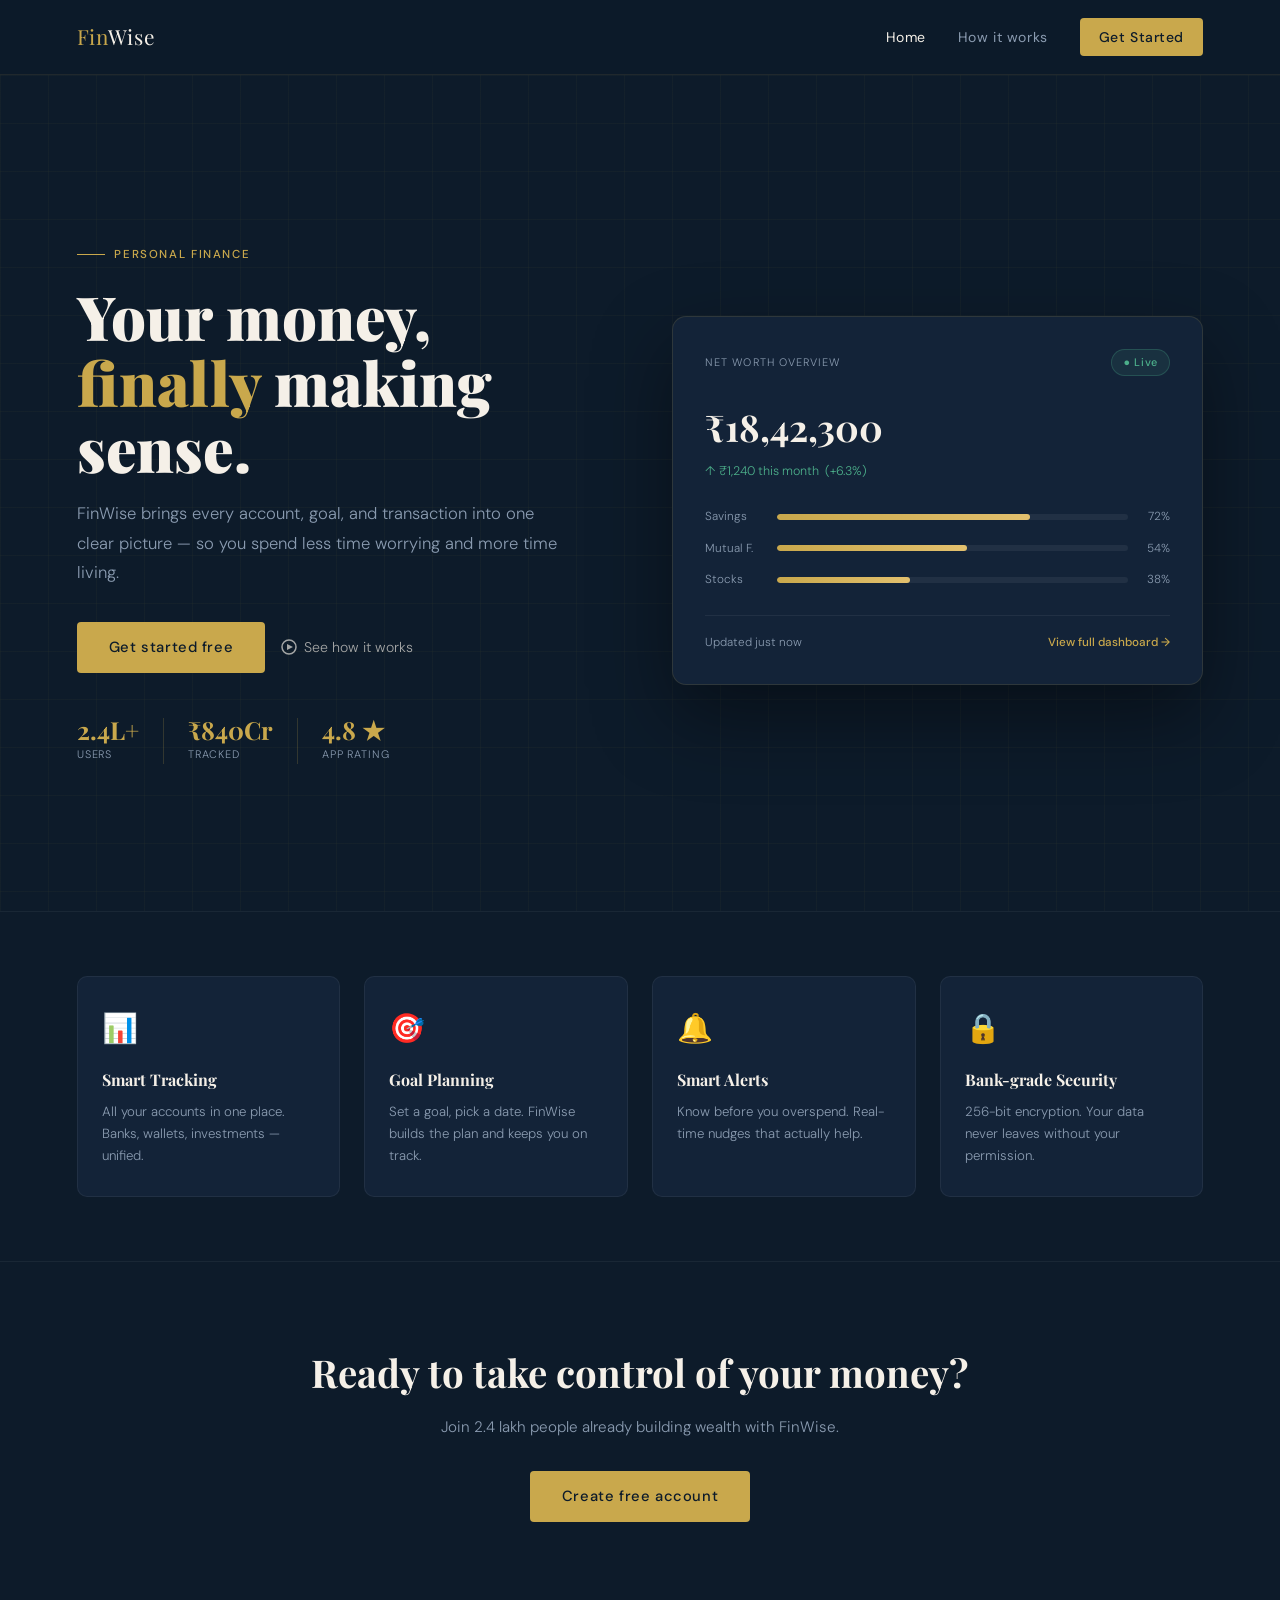
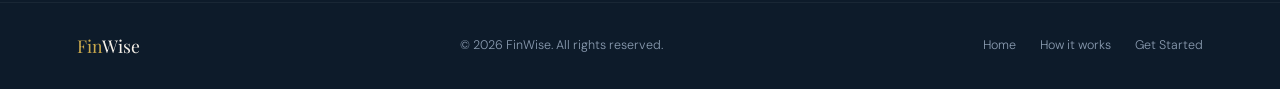
<file: index.html>
<!DOCTYPE html>
<html lang="en">
<head>
  <meta charset="UTF-8" />
  <meta name="viewport" content="width=device-width, initial-scale=1.0" />
  <title>FinWise – Smart Money, Simpler Life</title>

  <link rel="preconnect" href="https://fonts.googleapis.com" />
  <link rel="preconnect" href="https://fonts.gstatic.com" crossorigin />
  <link href="https://fonts.googleapis.com/css2?family=Playfair+Display:wght@700;900&family=DM+Sans:wght@300;400;500&display=swap" rel="stylesheet" />

  <link rel="stylesheet" href="style.css" />
</head>

<body>

  <!-- NAV -->
  <nav class="navbar">
    <a href="index.html" class="logo">Fin<span>Wise</span></a>
    <div class="nav-links">
      <a href="index.html" class="nav-link active">Home</a>
      <a href="howitworks.html" class="nav-link">How it works</a>
      <a href="apply.html" class="nav-link nav-cta">Get Started</a>
    </div>
  </nav>


  <!-- HERO -->
  <section class="hero">

    <!-- LEFT -->
    <div class="hero-text">

      <p class="eyebrow fade-up d1">
        <span class="eyebrow-line"></span>
        Personal Finance
      </p>

      <h1 class="heading fade-up d2">
        Your money,<br />
        <em>finally</em> making<br />
        sense.
      </h1>

      <p class="subhead fade-up d3">
        FinWise brings every account, goal, and transaction into
        one clear picture — so you spend less time worrying and
        more time living.
      </p>

      <div class="cta-group fade-up d4">
        <a href="apply.html" class="btn-primary">Get started free</a>
        <a href="howitworks.html" class="btn-ghost">
          <svg viewBox="0 0 16 16" fill="none">
            <circle cx="8" cy="8" r="7" stroke="currentColor" stroke-width="1.5"/>
            <polygon points="6,5 12,8 6,11" fill="currentColor"/>
          </svg>
          See how it works
        </a>
      </div>

      <div class="trust fade-up d5">
        <div class="trust-item">
          <span class="trust-num">2.4L+</span>
          <span class="trust-label">Users</span>
        </div>
        <div class="divider-v"></div>
        <div class="trust-item">
          <span class="trust-num">₹840Cr</span>
          <span class="trust-label">Tracked</span>
        </div>
        <div class="divider-v"></div>
        <div class="trust-item">
          <span class="trust-num">4.8 ★</span>
          <span class="trust-label">App Rating</span>
        </div>
      </div>

    </div>

    <!-- RIGHT: dashboard card -->
    <div class="hero-card fade-up d6">

      <div class="card-header">
        <span class="card-label">Net worth overview</span>
        <span class="card-badge">● Live</span>
      </div>

      <p class="card-balance">₹18,42,300</p>
      <p class="card-change">↑ ₹1,240 this month &nbsp;(+6.3%)</p>

      <div class="bars">
        <div class="bar-row">
          <span class="bar-label">Savings</span>
          <div class="bar-track"><div class="bar-fill bd1" style="width:72%"></div></div>
          <span class="bar-pct">72%</span>
        </div>
        <div class="bar-row">
          <span class="bar-label">Mutual F.</span>
          <div class="bar-track"><div class="bar-fill bd2" style="width:54%"></div></div>
          <span class="bar-pct">54%</span>
        </div>
        <div class="bar-row">
          <span class="bar-label">Stocks</span>
          <div class="bar-track"><div class="bar-fill bd3" style="width:38%"></div></div>
          <span class="bar-pct">38%</span>
        </div>
      </div>

      <div class="card-divider"></div>

      <div class="card-footer">
        <span class="card-footer-text">Updated just now</span>
        <a href="apply.html" class="mini-cta">View full dashboard →</a>
      </div>

    </div>

  </section>


  <!-- FEATURES STRIP -->
  <section class="features">

    <div class="feature-card fade-up">
      <div class="feature-icon">📊</div>
      <h3>Smart Tracking</h3>
      <p>All your accounts in one place. Banks, wallets, investments — unified.</p>
    </div>

    <div class="feature-card fade-up">
      <div class="feature-icon">🎯</div>
      <h3>Goal Planning</h3>
      <p>Set a goal, pick a date. FinWise builds the plan and keeps you on track.</p>
    </div>

    <div class="feature-card fade-up">
      <div class="feature-icon">🔔</div>
      <h3>Smart Alerts</h3>
      <p>Know before you overspend. Real-time nudges that actually help.</p>
    </div>

    <div class="feature-card fade-up">
      <div class="feature-icon">🔒</div>
      <h3>Bank-grade Security</h3>
      <p>256-bit encryption. Your data never leaves without your permission.</p>
    </div>

  </section>


  <!-- BOTTOM CTA BAND -->
  <section class="cta-band">
    <h2>Ready to take control of your money?</h2>
    <p>Join 2.4 lakh people already building wealth with FinWise.</p>
    <a href="apply.html" class="btn-primary">Create free account</a>
  </section>


  <!-- FOOTER -->
  <footer class="footer">
    <div class="footer-logo">Fin<span>Wise</span></div>
    <p class="footer-text">© 2026 FinWise. All rights reserved.</p>
    <div class="footer-links">
      <a href="index.html">Home</a>
      <a href="howitworks.html">How it works</a>
      <a href="apply.html">Get Started</a>
    </div>
  </footer>


  <!-- TOAST -->
  <div class="toast" id="toast"></div>

  <script src="script.js"></script>
</body>
</html>
</file>
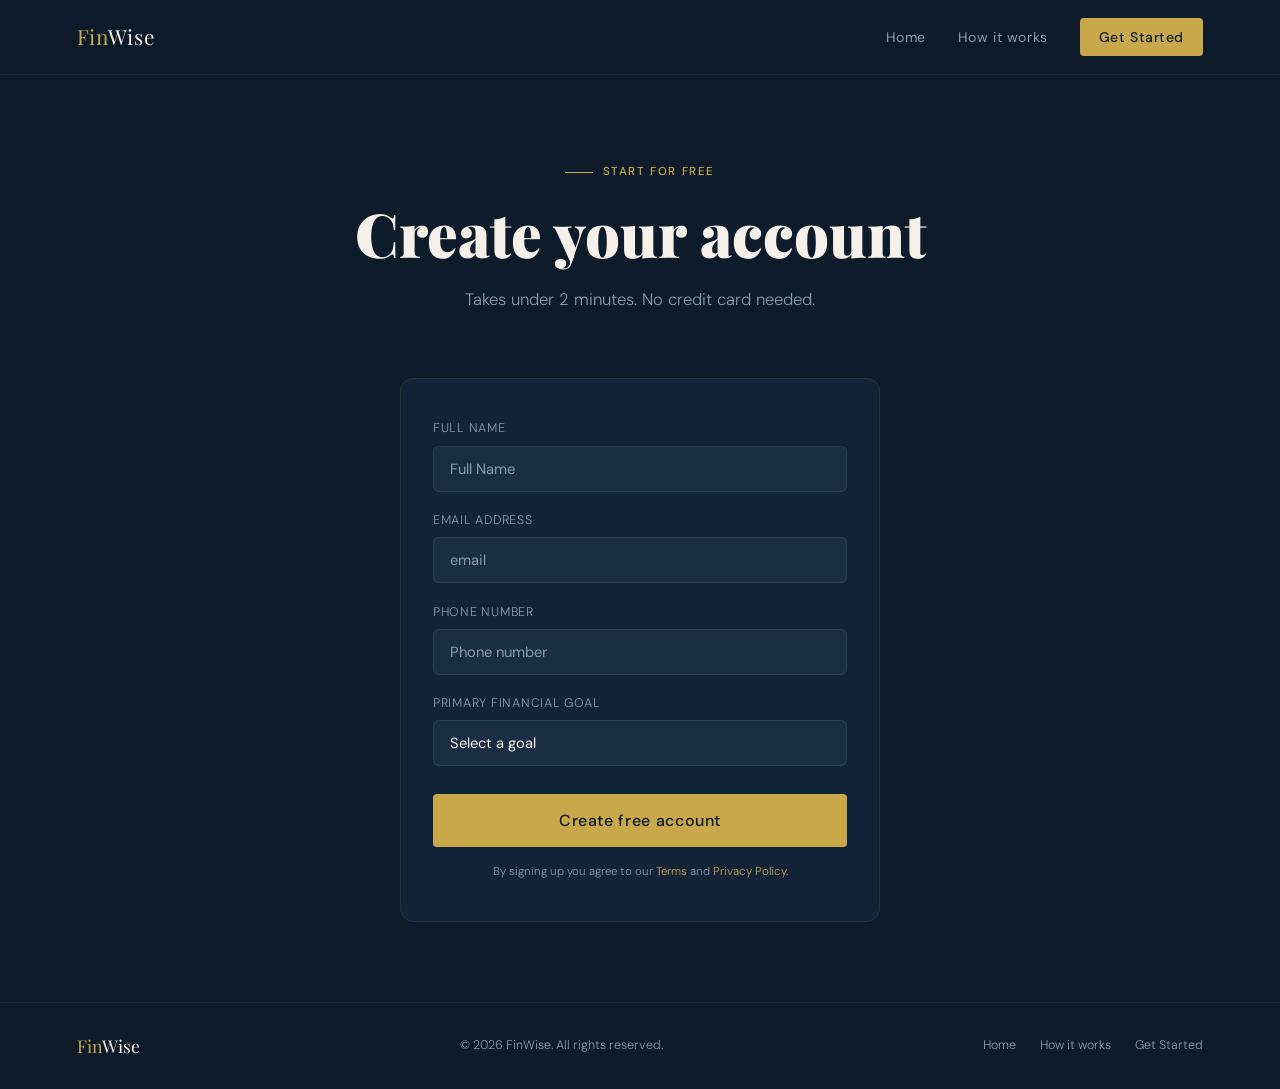
<file: apply.html>
<!DOCTYPE html>
<html lang="en">
<head>
  <meta charset="UTF-8" />
  <meta name="viewport" content="width=device-width, initial-scale=1.0" />
  <title>Get Started – FinWise</title>

  <link rel="preconnect" href="https://fonts.googleapis.com" />
  <link rel="preconnect" href="https://fonts.gstatic.com" crossorigin />
  <link href="https://fonts.googleapis.com/css2?family=Playfair+Display:wght@700;900&family=DM+Sans:wght@300;400;500&display=swap" rel="stylesheet" />

  <link rel="stylesheet" href="style.css" />
</head>

<body>

  <!-- NAV -->
  <nav class="navbar">
    <a href="index.html" class="logo">Fin<span>Wise</span></a>
    <div class="nav-links">
      <a href="index.html" class="nav-link">Home</a>
      <a href="howitworks.html" class="nav-link">How it works</a>
      <a href="apply.html" class="nav-link nav-cta active">Get Started</a>
    </div>
  </nav>


  <!-- APPLY HERO -->
  <section class="page-hero">
    <p class="eyebrow">
      <span class="eyebrow-line"></span>
      Start for free
    </p>
    <h1 class="heading">Create your account</h1>
    <p class="subhead">Takes under 2 minutes. No credit card needed.</p>
  </section>


  <!-- FORM -->
  <section class="form-section">
    <div class="form-card">

      <div class="form-group">
        <label for="name">Full name</label>
        <input type="text" id="name" placeholder="Full Name" />
      </div>

      <div class="form-group">
        <label for="email">Email address</label>
        <input type="email" id="email" placeholder="email" />
      </div>

      <div class="form-group">
        <label for="phone">Phone number</label>
        <input type="tel" id="phone" placeholder="Phone number" />
      </div>

      <div class="form-group">
        <label for="goal">Primary financial goal</label>
        <select id="goal">
          <option value="" disabled selected>Select a goal</option>
          <option>Save for retirement</option>
          <option>Build an emergency fund</option>
          <option>Invest in mutual funds</option>
          <option>Buy a home</option>
          <option>Pay off debt</option>
          <option>Grow my wealth</option>
        </select>
      </div>

      <button class="btn-primary form-submit" id="submitBtn">
        Create free account
      </button>

      <p class="form-note">
        By signing up you agree to our
        <a href="#">Terms</a> and <a href="#">Privacy Policy</a>.
      </p>

    </div>

    <!-- success message (hidden until form submit) -->
    <div class="success-box" id="successBox">
      <div class="success-icon">✓</div>
      <h2>You're in!</h2>
      <p>We'll reach out to you within 24 hours to get you set up.</p>
      <a href="index.html" class="btn-primary" style="margin-top:1.5rem; display:inline-block;">
        Back to home
      </a>
    </div>

  </section>


  <!-- FOOTER -->
  <footer class="footer">
    <div class="footer-logo">Fin<span>Wise</span></div>
    <p class="footer-text">© 2026 FinWise. All rights reserved.</p>
    <div class="footer-links">
      <a href="index.html">Home</a>
      <a href="howitworks.html">How it works</a>
      <a href="apply.html">Get Started</a>
    </div>
  </footer>

  <div class="toast" id="toast"></div>
  <script src="script.js"></script>
</body>
</html>
</file>
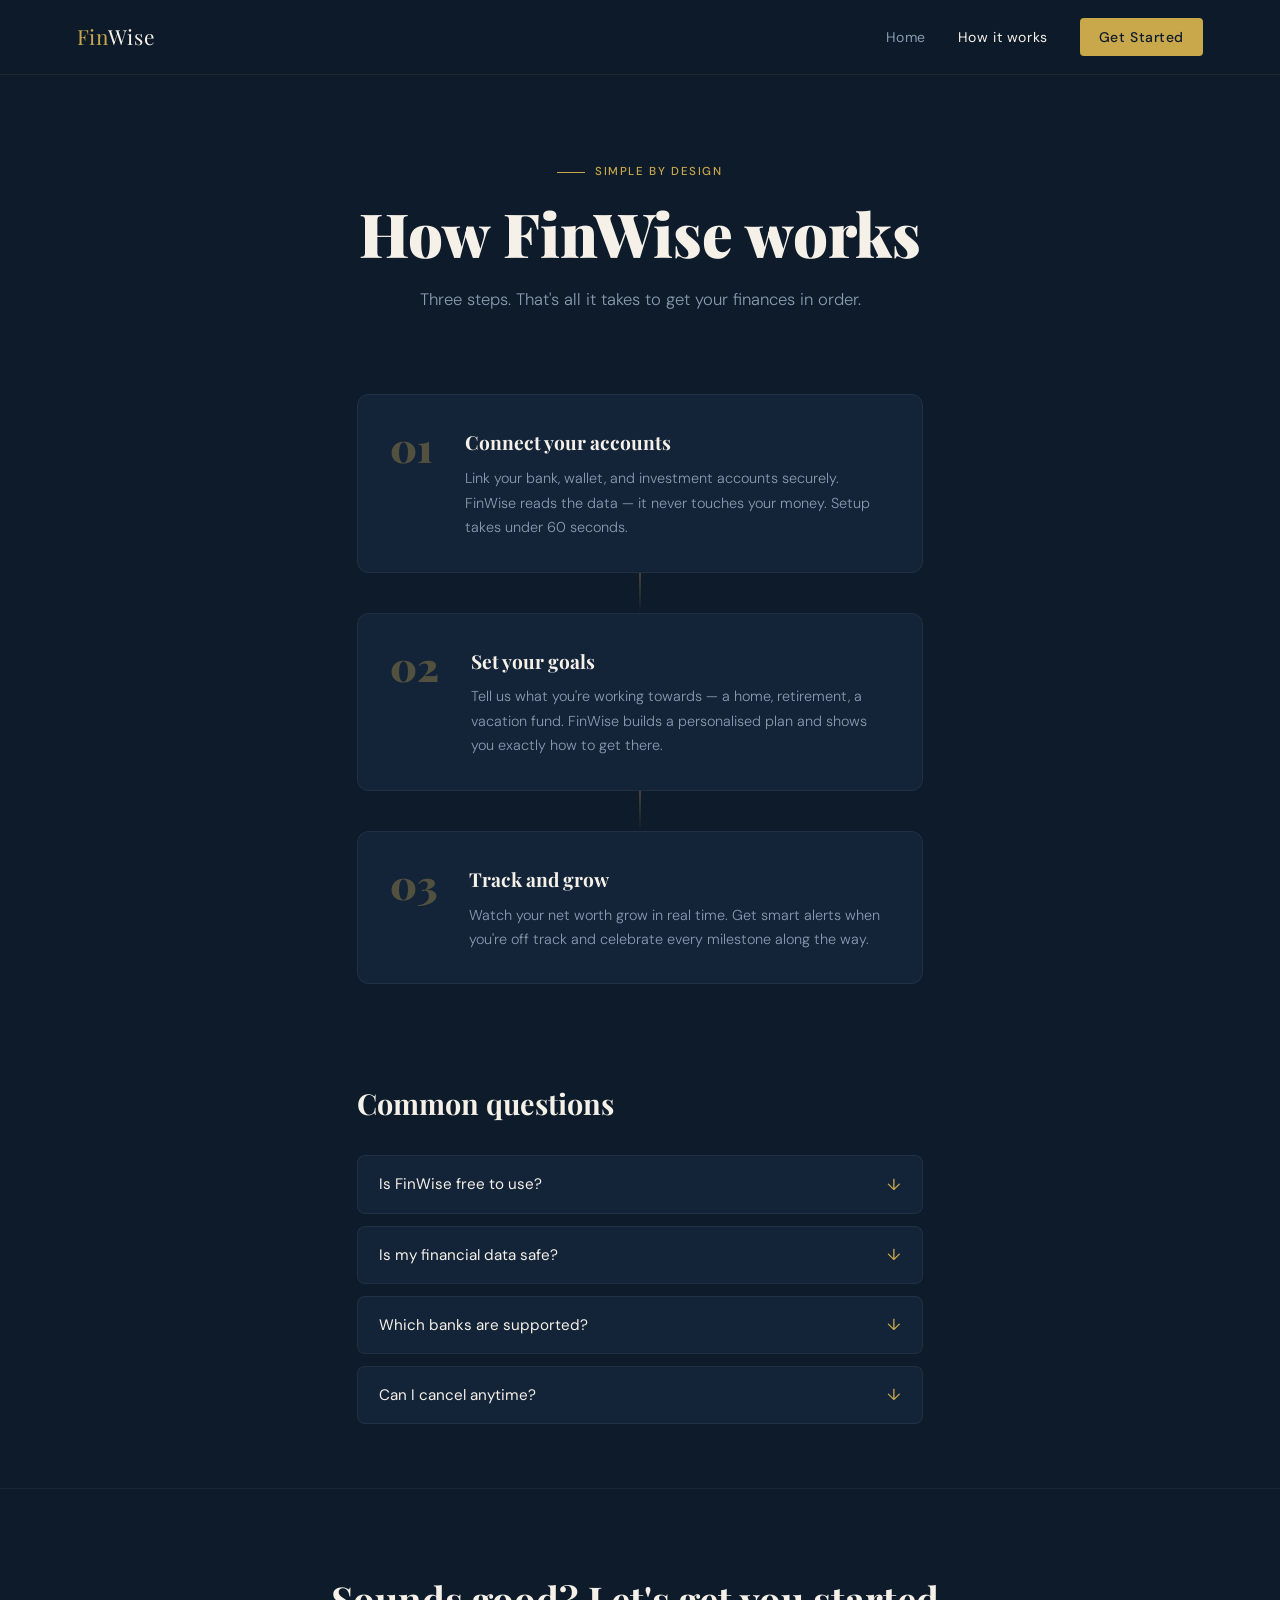
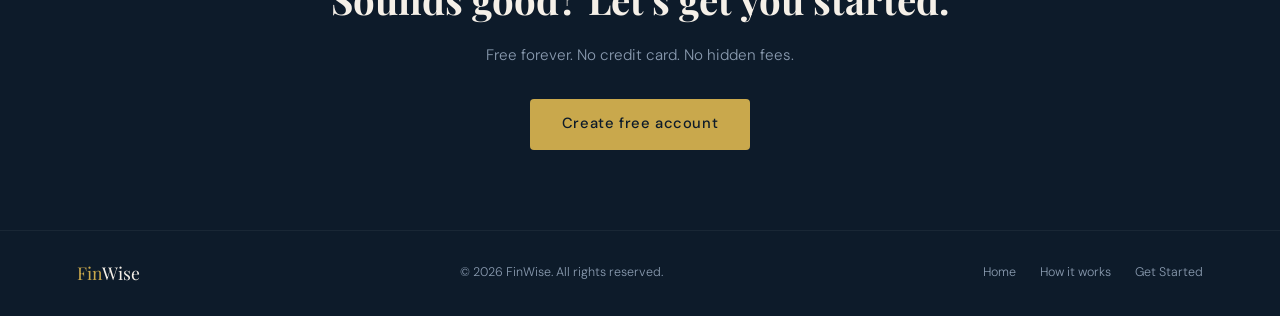
<file: howitworks.html>
<!DOCTYPE html>
<html lang="en">
<head>
  <meta charset="UTF-8" />
  <meta name="viewport" content="width=device-width, initial-scale=1.0" />
  <title>How it works – FinWise</title>

  <link rel="preconnect" href="https://fonts.googleapis.com" />
  <link rel="preconnect" href="https://fonts.gstatic.com" crossorigin />
  <link href="https://fonts.googleapis.com/css2?family=Playfair+Display:wght@700;900&family=DM+Sans:wght@300;400;500&display=swap" rel="stylesheet" />

  <link rel="stylesheet" href="style.css" />
</head>

<body>

  <!-- NAV -->
  <nav class="navbar">
    <a href="index.html" class="logo">Fin<span>Wise</span></a>
    <div class="nav-links">
      <a href="index.html" class="nav-link">Home</a>
      <a href="howitworks.html" class="nav-link active">How it works</a>
      <a href="apply.html" class="nav-link nav-cta">Get Started</a>
    </div>
  </nav>


  <!-- PAGE HERO -->
  <section class="page-hero">
    <p class="eyebrow">
      <span class="eyebrow-line"></span>
      Simple by design
    </p>
    <h1 class="heading">How FinWise works</h1>
    <p class="subhead">Three steps. That's all it takes to get your finances in order.</p>
  </section>


  <!-- STEPS -->
  <section class="steps-section">

    <div class="step-card fade-up">
      <div class="step-num">01</div>
      <div class="step-body">
        <h3>Connect your accounts</h3>
        <p>
          Link your bank, wallet, and investment accounts securely.
          FinWise reads the data — it never touches your money.
          Setup takes under 60 seconds.
        </p>
      </div>
    </div>

    <div class="step-connector"></div>

    <div class="step-card fade-up">
      <div class="step-num">02</div>
      <div class="step-body">
        <h3>Set your goals</h3>
        <p>
          Tell us what you're working towards — a home, retirement,
          a vacation fund. FinWise builds a personalised plan and
          shows you exactly how to get there.
        </p>
      </div>
    </div>

    <div class="step-connector"></div>

    <div class="step-card fade-up">
      <div class="step-num">03</div>
      <div class="step-body">
        <h3>Track and grow</h3>
        <p>
          Watch your net worth grow in real time. Get smart alerts
          when you're off track and celebrate every milestone
          along the way.
        </p>
      </div>
    </div>

  </section>


  <!-- FAQ -->
  <section class="faq-section">
    <h2 class="section-title">Common questions</h2>

    <div class="faq-list">

      <div class="faq-item">
        <button class="faq-q" data-faq="1">
          Is FinWise free to use?
          <span class="faq-arrow">↓</span>
        </button>
        <div class="faq-a" id="faq-1">
          Yes. The core features — account linking, goal setting,
          and tracking — are completely free. Premium features are
          optional and clearly labelled.
        </div>
      </div>

      <div class="faq-item">
        <button class="faq-q" data-faq="2">
          Is my financial data safe?
          <span class="faq-arrow">↓</span>
        </button>
        <div class="faq-a" id="faq-2">
          Absolutely. We use 256-bit bank-grade encryption.
          We never store your banking passwords and we never
          move your money — read-only access only.
        </div>
      </div>

      <div class="faq-item">
        <button class="faq-q" data-faq="3">
          Which banks are supported?
          <span class="faq-arrow">↓</span>
        </button>
        <div class="faq-a" id="faq-3">
          We support all major Indian banks including SBI, HDFC,
          ICICI, Axis, Kotak, and 50+ more via account aggregator
          framework.
        </div>
      </div>

      <div class="faq-item">
        <button class="faq-q" data-faq="4">
          Can I cancel anytime?
          <span class="faq-arrow">↓</span>
        </button>
        <div class="faq-a" id="faq-4">
          Yes. No lock-in, no cancellation fees. You can delete
          your account and all your data at any time from settings.
        </div>
      </div>

    </div>
  </section>


  <!-- BOTTOM CTA -->
  <section class="cta-band">
    <h2>Sounds good? Let's get you started.</h2>
    <p>Free forever. No credit card. No hidden fees.</p>
    <a href="apply.html" class="btn-primary">Create free account</a>
  </section>


  <!-- FOOTER -->
  <footer class="footer">
    <div class="footer-logo">Fin<span>Wise</span></div>
    <p class="footer-text">© 2026 FinWise. All rights reserved.</p>
    <div class="footer-links">
      <a href="index.html">Home</a>
      <a href="howitworks.html">How it works</a>
      <a href="apply.html">Get Started</a>
    </div>
  </footer>

  <div class="toast" id="toast"></div>
  <script src="script.js"></script>
</body>
</html>
</file>
<file: style.css>
/*  RESET  */
*, *::before, *::after {
  box-sizing: border-box;
  margin: 0;
  padding: 0;
}

/*  VARIABLES  */
:root {
  --navy:    #0d1b2a;
  --navy2:   #132338;
  --navy3:   #1a2d42;
  --gold:    #c9a84c;
  --gold-lt: #e2c06e;
  --cream:   #f5f0e8;
  --muted:   #8a9bb0;
  --green:   #4caf8a;
  --red:     #e05c5c;
}

/*  BASE  */
html { scroll-behavior: smooth; }

body {
  background-color: var(--navy);
  color: var(--cream);
  font-family: 'DM Sans', sans-serif;
  font-weight: 300;
  line-height: 1.6;
  min-height: 100vh;
  overflow-x: hidden;
}

/* NAV  */
.navbar {
  position: sticky;
  top: 0;
  z-index: 100;
  display: flex;
  justify-content: space-between;
  align-items: center;
  padding: 1.1rem 6vw;
  background: rgba(13, 27, 42, 0.95);
  backdrop-filter: blur(10px);
  border-bottom: 1px solid rgba(201, 168, 76, 0.1);
}

.logo {
  font-family: 'Playfair Display', serif;
  font-size: 1.3rem;
  color: var(--gold);
  text-decoration: none;
  letter-spacing: 0.03em;
}

.logo span { color: var(--cream); }

.nav-links {
  display: flex;
  align-items: center;
  gap: 2rem;
}

.nav-link {
  color: var(--muted);
  text-decoration: none;
  font-size: 0.875rem;
  font-weight: 400;
  letter-spacing: 0.04em;
  transition: color 0.2s;
}

.nav-link:hover,
.nav-link.active { color: var(--cream); }

.nav-cta {
  background: var(--gold);
  color: var(--navy) !important;
  padding: 0.5rem 1.2rem;
  border-radius: 4px;
  font-weight: 500;
  transition: background 0.2s !important;
}

.nav-cta:hover { background: var(--gold-lt) !important; }

/*  HERO  */
.hero {
  display: grid;
  grid-template-columns: 1fr 1fr;
  gap: 4rem;
  align-items: center;
  padding: 6rem 6vw 5rem;
  min-height: calc(100vh - 64px);
  position: relative;
}

.hero::before {
  content: '';
  position: absolute;
  inset: 0;
  background-image:
    linear-gradient(rgba(201,168,76,.04) 1px, transparent 1px),
    linear-gradient(90deg, rgba(201,168,76,.04) 1px, transparent 1px);
  background-size: 48px 48px;
  pointer-events: none;
}

/* EYEBROW */
.eyebrow {
  display: inline-flex;
  align-items: center;
  gap: 0.6rem;
  font-size: 0.72rem;
  font-weight: 500;
  letter-spacing: 0.14em;
  text-transform: uppercase;
  color: var(--gold);
  margin-bottom: 1.2rem;
}

.eyebrow-line {
  display: inline-block;
  width: 28px;
  height: 1px;
  background: var(--gold);
}

/* TYPOGRAPHY */
.heading {
  font-family: 'Playfair Display', serif;
  font-size: clamp(2.2rem, 5vw, 3.8rem);
  font-weight: 900;
  line-height: 1.08;
  color: var(--cream);
  margin-bottom: 1.2rem;
}

.heading em {
  font-style: normal;
  color: var(--gold);
}

.subhead {
  font-size: clamp(0.95rem, 1.3vw, 1.08rem);
  color: var(--muted);
  max-width: 44ch;
  line-height: 1.75;
  margin-bottom: 2.2rem;
}

/*  BUTTONS  */
.cta-group {
  display: flex;
  flex-wrap: wrap;
  align-items: center;
  gap: 1rem;
  margin-bottom: 0;
}

.btn-primary {
  display: inline-block;
  background: var(--gold);
  color: var(--navy);
  font-family: 'DM Sans', sans-serif;
  font-size: 0.92rem;
  font-weight: 500;
  letter-spacing: 0.04em;
  padding: 0.85rem 2rem;
  border-radius: 4px;
  text-decoration: none;
  border: none;
  cursor: pointer;
  transition: background 0.2s, transform 0.15s;
}

.btn-primary:hover {
  background: var(--gold-lt);
  transform: translateY(-1px);
}

.btn-ghost {
  display: inline-flex;
  align-items: center;
  gap: 0.45rem;
  color: var(--cream);
  font-family: 'DM Sans', sans-serif;
  font-size: 0.88rem;
  text-decoration: none;
  opacity: 0.65;
  transition: opacity 0.2s;
}

.btn-ghost:hover { opacity: 1; }
.btn-ghost svg { width: 16px; height: 16px; }

/* TRUST STRIP */
.trust {
  display: flex;
  flex-wrap: wrap;
  align-items: stretch;
  gap: 1.5rem;
  margin-top: 2.8rem;
}

.trust-item { display: flex; flex-direction: column; }

.trust-num {
  font-family: 'Playfair Display', serif;
  font-size: 1.55rem;
  font-weight: 700;
  color: var(--gold);
  line-height: 1;
}

.trust-label {
  font-size: 0.68rem;
  color: var(--muted);
  letter-spacing: 0.08em;
  text-transform: uppercase;
  margin-top: 0.25rem;
}

.divider-v {
  width: 1px;
  background: rgba(201,168,76,.2);
  align-self: stretch;
}

/* DASHBOARD CARD  */
.hero-card {
  background: var(--navy2);
  border: 1px solid rgba(201,168,76,.15);
  border-radius: 14px;
  padding: 2rem;
  box-shadow: 0 32px 80px rgba(0,0,0,.42);
}

.card-header {
  display: flex;
  justify-content: space-between;
  align-items: center;
  margin-bottom: 1.4rem;
}

.card-label {
  font-size: 0.68rem;
  letter-spacing: 0.1em;
  text-transform: uppercase;
  color: var(--muted);
}

.card-badge {
  background: rgba(76,175,138,.1);
  color: var(--green);
  font-size: 0.68rem;
  font-weight: 500;
  letter-spacing: 0.06em;
  padding: 0.22rem 0.7rem;
  border-radius: 999px;
  border: 1px solid rgba(76,175,138,.25);
}

.card-balance {
  font-family: 'Playfair Display', serif;
  font-size: 2.3rem;
  font-weight: 700;
  color: var(--cream);
  margin-bottom: 0.3rem;
}

.card-change {
  font-size: 0.78rem;
  color: var(--green);
  margin-bottom: 1.6rem;
}

.bars { display: flex; flex-direction: column; gap: 0.8rem; margin-bottom: 1.6rem; }

.bar-row { display: flex; align-items: center; gap: 0.75rem; }

.bar-label {
  font-size: 0.73rem;
  color: var(--muted);
  width: 60px;
  flex-shrink: 0;
}

.bar-track {
  flex: 1;
  height: 6px;
  background: rgba(255,255,255,.06);
  border-radius: 999px;
  overflow: hidden;
}

.bar-fill {
  height: 100%;
  border-radius: 999px;
  background: linear-gradient(90deg, var(--gold), var(--gold-lt));
  transform: scaleX(0);
  transform-origin: left;
  animation: barIn 0.9s ease forwards;
}

.bd1 { animation-delay: 0.2s; }
.bd2 { animation-delay: 0.38s; }
.bd3 { animation-delay: 0.54s; }

@keyframes barIn { to { transform: scaleX(1); } }

.bar-pct { font-size: 0.73rem; color: var(--muted); width: 30px; text-align: right; }

.card-divider { height: 1px; background: rgba(255,255,255,.06); margin-bottom: 1.1rem; }

.card-footer { display: flex; justify-content: space-between; align-items: center; }

.card-footer-text { font-size: 0.73rem; color: var(--muted); }

.mini-cta {
  font-size: 0.73rem;
  font-weight: 500;
  color: var(--gold);
  text-decoration: none;
  transition: color 0.2s;
}

.mini-cta:hover { color: var(--gold-lt); }

/*  FEATURES STRIP  */
.features {
  display: grid;
  grid-template-columns: repeat(4, 1fr);
  gap: 1.5rem;
  padding: 4rem 6vw;
  border-top: 1px solid rgba(255,255,255,.05);
}

.feature-card {
  background: var(--navy2);
  border: 1px solid rgba(255,255,255,.06);
  border-radius: 10px;
  padding: 1.8rem 1.5rem;
  transition: border-color 0.2s, transform 0.2s;
}

.feature-card:hover {
  border-color: rgba(201,168,76,.3);
  transform: translateY(-3px);
}

.feature-icon { font-size: 1.8rem; margin-bottom: 1rem; }

.feature-card h3 {
  font-family: 'Playfair Display', serif;
  font-size: 1rem;
  color: var(--cream);
  margin-bottom: 0.5rem;
}

.feature-card p { font-size: 0.83rem; color: var(--muted); line-height: 1.65; }

/*  CTA BAND */
.cta-band {
  text-align: center;
  padding: 5rem 6vw;
  border-top: 1px solid rgba(255,255,255,.05);
}

.cta-band h2 {
  font-family: 'Playfair Display', serif;
  font-size: clamp(1.6rem, 3vw, 2.4rem);
  color: var(--cream);
  margin-bottom: 0.75rem;
}

.cta-band p {
  font-size: 0.95rem;
  color: var(--muted);
  margin-bottom: 2rem;
}

/*  FOOTER  */
.footer {
  display: flex;
  flex-wrap: wrap;
  justify-content: space-between;
  align-items: center;
  gap: 1rem;
  padding: 1.8rem 6vw;
  border-top: 1px solid rgba(255,255,255,.05);
}

.footer-logo {
  font-family: 'Playfair Display', serif;
  font-size: 1.1rem;
  color: var(--gold);
}

.footer-logo span { color: var(--cream); }

.footer-text { font-size: 0.78rem; color: var(--muted); }

.footer-links { display: flex; gap: 1.5rem; }

.footer-links a {
  font-size: 0.78rem;
  color: var(--muted);
  text-decoration: none;
  transition: color 0.2s;
}

.footer-links a:hover { color: var(--gold); }

/*  PAGE HERO (inner pages) */
.page-hero {
  text-align: center;
  padding: 5rem 6vw 3rem;
}

.page-hero .eyebrow { justify-content: center; }
.page-hero .subhead { margin: 0 auto; text-align: center; }

/* FORM*/
.form-section {
  padding: 1rem 6vw 5rem;
  display: flex;
  justify-content: center;
}

.form-card {
  background: var(--navy2);
  border: 1px solid rgba(201,168,76,.12);
  border-radius: 14px;
  padding: 2.5rem 2rem;
  width: 100%;
  max-width: 480px;
}

.form-group {
  display: flex;
  flex-direction: column;
  gap: 0.4rem;
  margin-bottom: 1.2rem;
}

.form-group label {
  font-size: 0.78rem;
  color: var(--muted);
  letter-spacing: 0.06em;
  text-transform: uppercase;
}

.form-group input,
.form-group select {
  background: var(--navy3);
  border: 1px solid rgba(255,255,255,.08);
  border-radius: 6px;
  color: var(--cream);
  font-family: 'DM Sans', sans-serif;
  font-size: 0.92rem;
  padding: 0.75rem 1rem;
  outline: none;
  transition: border-color 0.2s;
  appearance: none;
}

.form-group input::placeholder { color: var(--muted); }

.form-group input:focus,
.form-group select:focus {
  border-color: var(--gold);
}

.form-submit {
  width: 100%;
  text-align: center;
  margin-top: 0.5rem;
  font-size: 1rem;
  padding: 1rem;
}

.form-note {
  font-size: 0.72rem;
  color: var(--muted);
  text-align: center;
  margin-top: 1rem;
}

.form-note a { color: var(--gold); text-decoration: none; }

/* success box */
.success-box {
  display: none;
  flex-direction: column;
  align-items: center;
  text-align: center;
  background: var(--navy2);
  border: 1px solid rgba(76,175,138,.25);
  border-radius: 14px;
  padding: 3rem 2rem;
  max-width: 480px;
  width: 100%;
}

.success-icon {
  width: 56px;
  height: 56px;
  border-radius: 50%;
  background: rgba(76,175,138,.15);
  border: 1px solid var(--green);
  color: var(--green);
  font-size: 1.5rem;
  display: flex;
  align-items: center;
  justify-content: center;
  margin-bottom: 1.2rem;
}

.success-box h2 {
  font-family: 'Playfair Display', serif;
  font-size: 1.8rem;
  color: var(--cream);
  margin-bottom: 0.5rem;
}

.success-box p { color: var(--muted); font-size: 0.92rem; }

/*  STEPS (how it works)  */
.steps-section {
  padding: 2rem 6vw 4rem;
  max-width: 720px;
  margin: 0 auto;
}

.step-card {
  display: flex;
  gap: 2rem;
  align-items: flex-start;
  background: var(--navy2);
  border: 1px solid rgba(255,255,255,.06);
  border-radius: 12px;
  padding: 2rem;
  transition: border-color 0.2s;
}

.step-card:hover { border-color: rgba(201,168,76,.25); }

.step-num {
  font-family: 'Playfair Display', serif;
  font-size: 2.5rem;
  font-weight: 900;
  color: var(--gold);
  opacity: 0.35;
  line-height: 1;
  flex-shrink: 0;
}

.step-body h3 {
  font-family: 'Playfair Display', serif;
  font-size: 1.2rem;
  color: var(--cream);
  margin-bottom: 0.5rem;
}

.step-body p { font-size: 0.9rem; color: var(--muted); line-height: 1.7; }

.step-connector {
  width: 2px;
  height: 2.5rem;
  background: linear-gradient(to bottom, rgba(201,168,76,.3), transparent);
  margin: 0 auto;
}

/*  FAQ  */
.faq-section {
  padding: 2rem 6vw 4rem;
  max-width: 720px;
  margin: 0 auto;
}

.section-title {
  font-family: 'Playfair Display', serif;
  font-size: 1.8rem;
  color: var(--cream);
  margin-bottom: 1.8rem;
}

.faq-list { display: flex; flex-direction: column; gap: 0.75rem; }

.faq-item {
  background: var(--navy2);
  border: 1px solid rgba(255,255,255,.06);
  border-radius: 8px;
  overflow: hidden;
}

.faq-q {
  width: 100%;
  background: none;
  border: none;
  color: var(--cream);
  font-family: 'DM Sans', sans-serif;
  font-size: 0.95rem;
  font-weight: 400;
  text-align: left;
  padding: 1.1rem 1.3rem;
  cursor: pointer;
  display: flex;
  justify-content: space-between;
  align-items: center;
  gap: 1rem;
  transition: color 0.2s;
}

.faq-q:hover { color: var(--gold); }

.faq-arrow {
  font-size: 1rem;
  color: var(--gold);
  transition: transform 0.25s;
  flex-shrink: 0;
}

.faq-q.open .faq-arrow { transform: rotate(180deg); }

.faq-a {
  max-height: 0;
  overflow: hidden;
  font-size: 0.88rem;
  color: var(--muted);
  line-height: 1.7;
  padding: 0 1.3rem;
  transition: max-height 0.3s ease, padding 0.3s ease;
}

.faq-a.open {
  max-height: 200px;
  padding: 0 1.3rem 1.1rem;
}

/*  TOAST  */
.toast {
  position: fixed;
  bottom: 2rem;
  left: 50%;
  transform: translateX(-50%) translateY(80px);
  background: var(--gold);
  color: var(--navy);
  font-size: 0.82rem;
  font-weight: 500;
  padding: 0.65rem 1.5rem;
  border-radius: 999px;
  z-index: 300;
  opacity: 0;
  transition: transform 0.3s ease, opacity 0.3s ease;
  pointer-events: none;
  white-space: nowrap;
}

.toast.show {
  opacity: 1;
  transform: translateX(-50%) translateY(0);
}

/* ANIMATIONS  */
.fade-up {
  opacity: 0;
  transform: translateY(22px);
  animation: fadeUp 0.65s ease forwards;
}

@keyframes fadeUp { to { opacity: 1; transform: none; } }

.d1 { animation-delay: 0.05s; }
.d2 { animation-delay: 0.15s; }
.d3 { animation-delay: 0.25s; }
.d4 { animation-delay: 0.35s; }
.d5 { animation-delay: 0.45s; }
.d6 { animation-delay: 0.55s; }

/* RESPONSIVE */
@media (max-width: 900px) {
  .features { grid-template-columns: 1fr 1fr; }
}

@media (max-width: 768px) {
  .hero {
    grid-template-columns: 1fr;
    gap: 2.5rem;
    padding: 3rem 5vw;
    min-height: auto;
  }

  .hero-card { order: -1; }

  .heading { font-size: 2.1rem; }

  .nav-links { gap: 1rem; }

  .features { grid-template-columns: 1fr 1fr; }

  .footer {
    flex-direction: column;
    text-align: center;
  }
}

@media (max-width: 500px) {
  .features { grid-template-columns: 1fr; }

  .nav-links .nav-link:not(.nav-cta) { display: none; }

  .btn-primary { width: 100%; text-align: center; }

  .cta-group { flex-direction: column; align-items: flex-start; }
}
</file>
